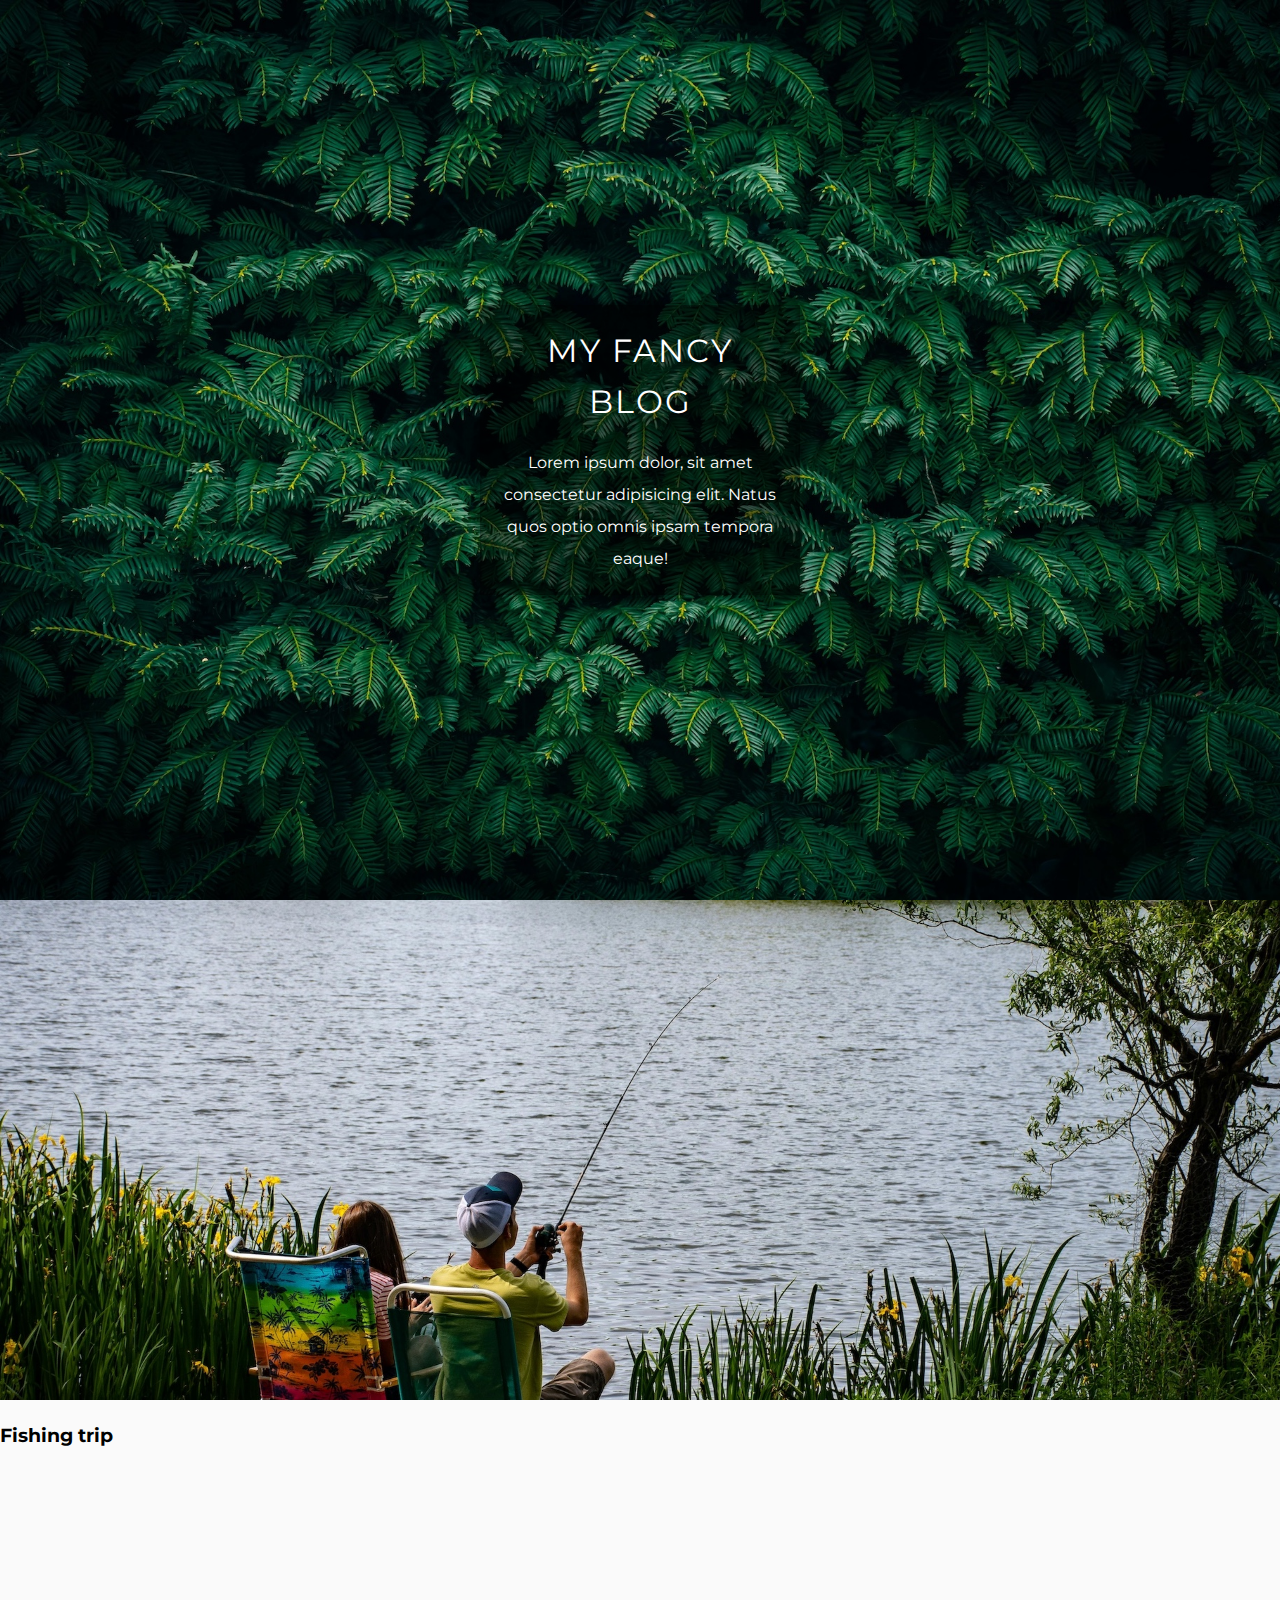
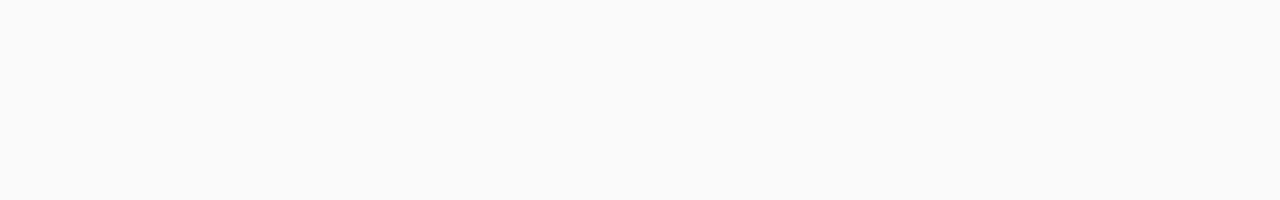
<file: blog/index.html>
<!DOCTYPE html>
<html lang="en">
<head>
    <meta charset="UTF-8">
    <meta name="viewport" content="width=device-width, initial-scale=1.0">
    <title>My Fancy Blog</title>
    
    <link rel="preconnect" href="https://fonts.googleapis.com">
    <link rel="preconnect" href="https://fonts.gstatic.com" crossorigin>
    <link href="https://fonts.googleapis.com/css2?family=Montserrat:ital,wght@0,100..900;1,100..900&display=swap" rel="stylesheet">
    
    <!-- links the css file to this page -->
    <link rel="stylesheet" href="style.css">
    
</head>
<body>
    
    <!-- WEBSITE INTRO -->
    <header class="intro">
        <div class="intro-container">
            <h1>My Fancy Blog</h1>
            <p>Lorem ipsum dolor, sit amet consectetur adipisicing elit. Natus quos optio omnis ipsam tempora eaque!</p>
        </div>
    </header>
    
    <!-- CARD -->
    <a href="#" class="card">
        <div class="card-image">
            <img src="images/fishing.jpg" alt="fishing">
        </div>
        <h2>Fishing trip</h2>
    </a>
    
</body>
</html>
</file>
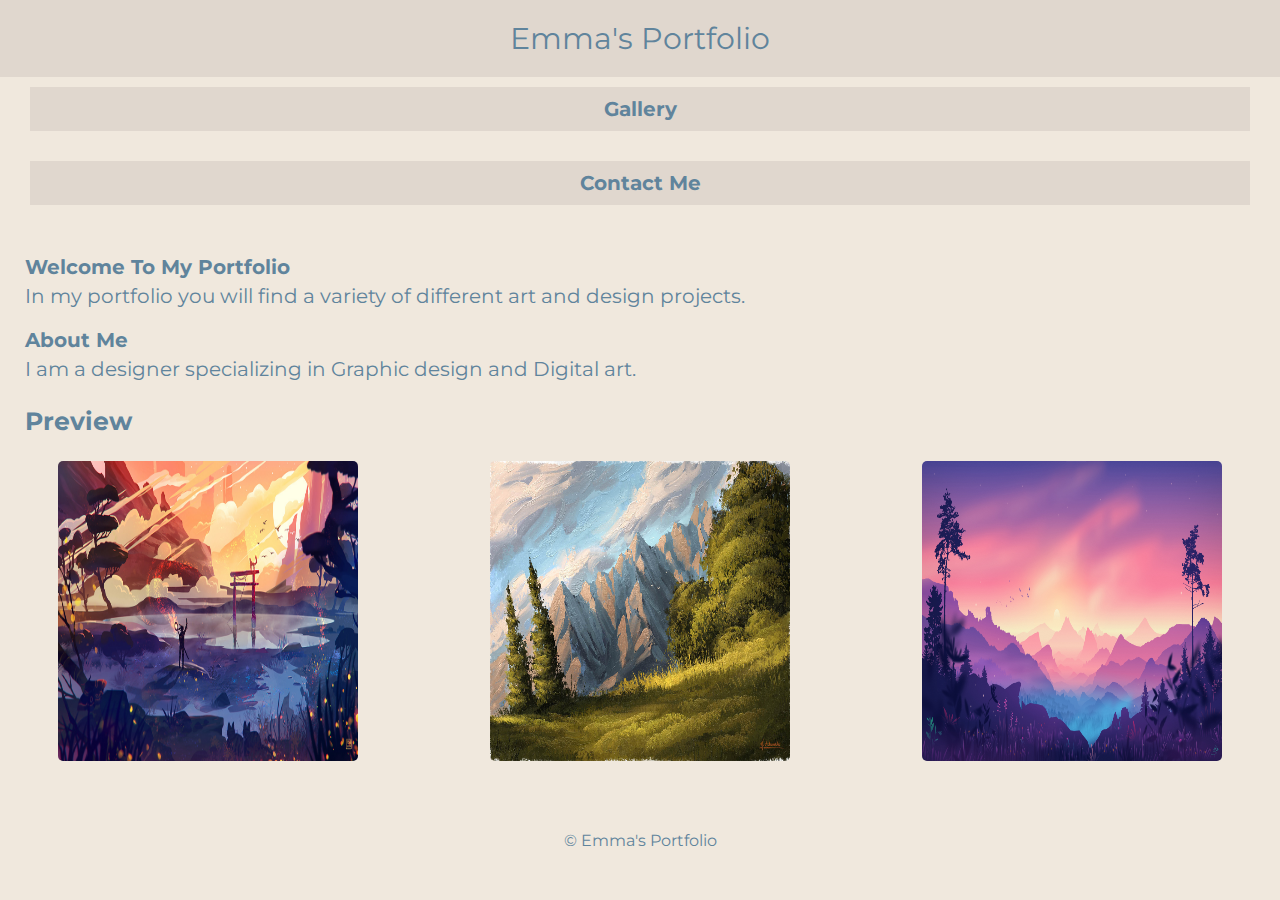
<file: Portfolio/index.html>
<!-- Home Page (index.html) -->
<!DOCTYPE html>
<html lang="en">
<head>
    <meta charset="UTF-8">
    <meta name="viewport" content="width=device-width, initial-scale=1.0">
    <title>Home - Emma's Portfolio</title>
    <link rel="preconnect" href="https://fonts.googleapis.com">
    <link rel="preconnect" href="https://fonts.gstatic.com" crossorigin>
    <link href="https://fonts.googleapis.com/css2?family=Montserrat:ital,wght@0,100..900;1,100..900&display=swap" rel="stylesheet">
<link href="https://fonts.googleapis.com/css2?family=Montserrat:ital,wght@0,100..900;1,100..900&display=swap" rel="stylesheet">

    <link rel="stylesheet" href="portfolio.css">
</head>
<body>
    <!--NAVIGATION SECTION-->
    <nav class="navbar">
        <a href="index.html" class="navbar-brand">
            Emma's Portfolio
        </a>
    </nav>

    <div class="buttons">
       
        <a href="gallery.html" class="btn">Gallery</a>
        <a href="contactpage.html" class="btn">Contact Me</a>
      
    </div>
    <section class="home">
        <h2>Welcome To My Portfolio</h2>
        <p>In my portfolio you will find a variety of different art and design projects.</p>
        <h2>About Me</h2>
        <p>I am  a designer specializing in Graphic design and Digital art. </p>
    </section>
    <section class="gallery">
        <h2>Preview</h2>
        <div class="gallery-container">
            <img src="images/img1.jpg" alt="Artwork 1">
            <img src="images/img2.jpg" alt="Artwork 2">
            <img src="images/img3.jpg" alt="Artwork 3">
        </div>
    </section>
</body>
<footer class="website-footer">
    <div class="container">
        <p class="summary">
            &copy; Emma's Portfolio
        </p>
    </div>
</footer>
</html>
</file>
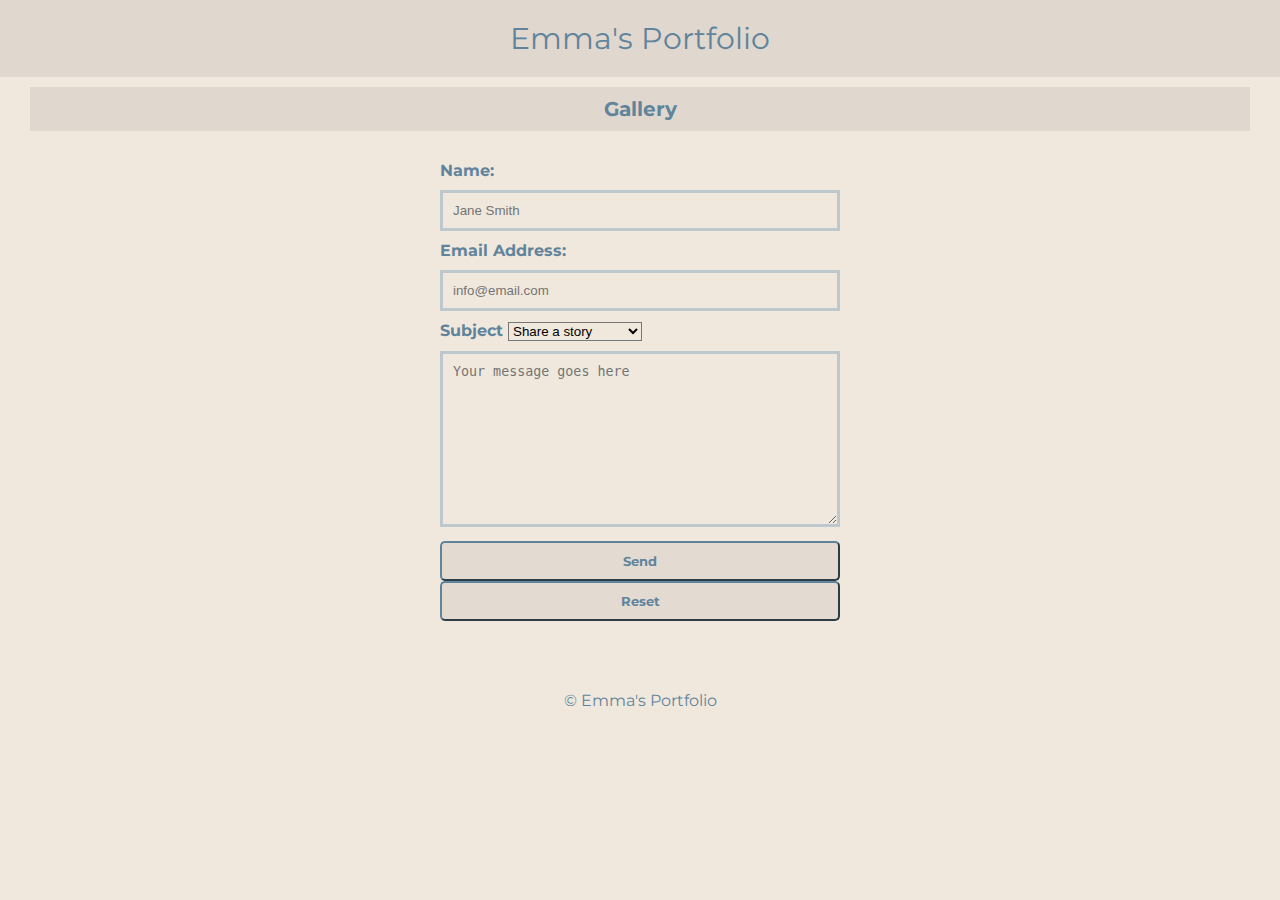
<file: Portfolio/contactpage.html>
<!DOCTYPE html>
<html lang="en">
<head>
    <meta charset="UTF-8">
    <meta name="viewport" content="width=device-width, initial-scale=1.0">
    <title>Contact - Emma's Portfolio </title>
    
    <link rel="preconnect" href="https://fonts.googleapis.com">
    <link rel="preconnect" href="https://fonts.gstatic.com" crossorigin>
    <link href="https://fonts.googleapis.com/css2?family=Montserrat:ital,wght@0,100..900;1,100..900&display=swap" rel="stylesheet">
<link href="https://fonts.googleapis.com/css2?family=Montserrat:ital,wght@0,100..900;1,100..900&display=swap" rel="stylesheet">
    <!-- links the css file to this page -->
    <link rel="stylesheet" href="portfolio.css">
</head>
<body>
    
    <nav class="navbar">
        <a href="index.html" class="navbar-brand">
            Emma's Portfolio
        </a>
    </nav>

    <div class="buttons">
       
        <a href="gallery.html" class="btn">Gallery</a>
        
      
    </div>

    <!-- WEBSITE INTRO -->
   
    <!-- WEBSITE CONTAINER -->
    <div class="container">
        
        <!-- UNIQUE PAGE CONTENT -->
        <main class="main-content">
            
            

<!--
Froms need a secondary language to work (PHP, Python, .NET). It is not possible to send a contact form with plain HTML.
Instead, we'll use the email client.
-->
<form action="mailto:info@website.com" method="post" enctype="text/plain">
    <!--
     All types of user input require a name and ID attribute that are unique to the page.
     label for= links with input id= 
     -->
    <div class="form-element">
        <label for="name">Name:</label>
        <input type="text" name="name" id="name" placeholder="Jane Smith" required>
    </div>
    
    <div class="form-element">
        <label for="email">Email Address:</label>
        <input type="email" name="email" id="email" placeholder="info@email.com" required>
    </div>
    <div class="form-element">
        <label for="subject">Subject</label>
        <select name="subject" id="subject">
            <option value="Share a story">Share a story</option>
            <option value="Send me feedback">Send me feedback</option>
        </select>
    </div>
    <div class="form-element">
        <textarea name="message" id="message" rows="10" cols="50" placeholder="Your message goes here" minlength="20"></textarea>
    </div>
<!--
    The two functional buttons for a form are submit and reset. 
-->
    <div class="form-element">
        <button type="submit">Send</button> 
        <button type="reset">Reset</button>
    </div>
</form> 
            </section>
            
        </main>
        
    </div>
    
    <!-- FOOTER -->
    <footer class="website-footer">
        
        <div class="container">
            
          
          
            
            <p class="copyright">
                &copy; Emma's Portfolio
            </p>
            
        </div>
        
    </footer>
    
</body>
</html>
</file>
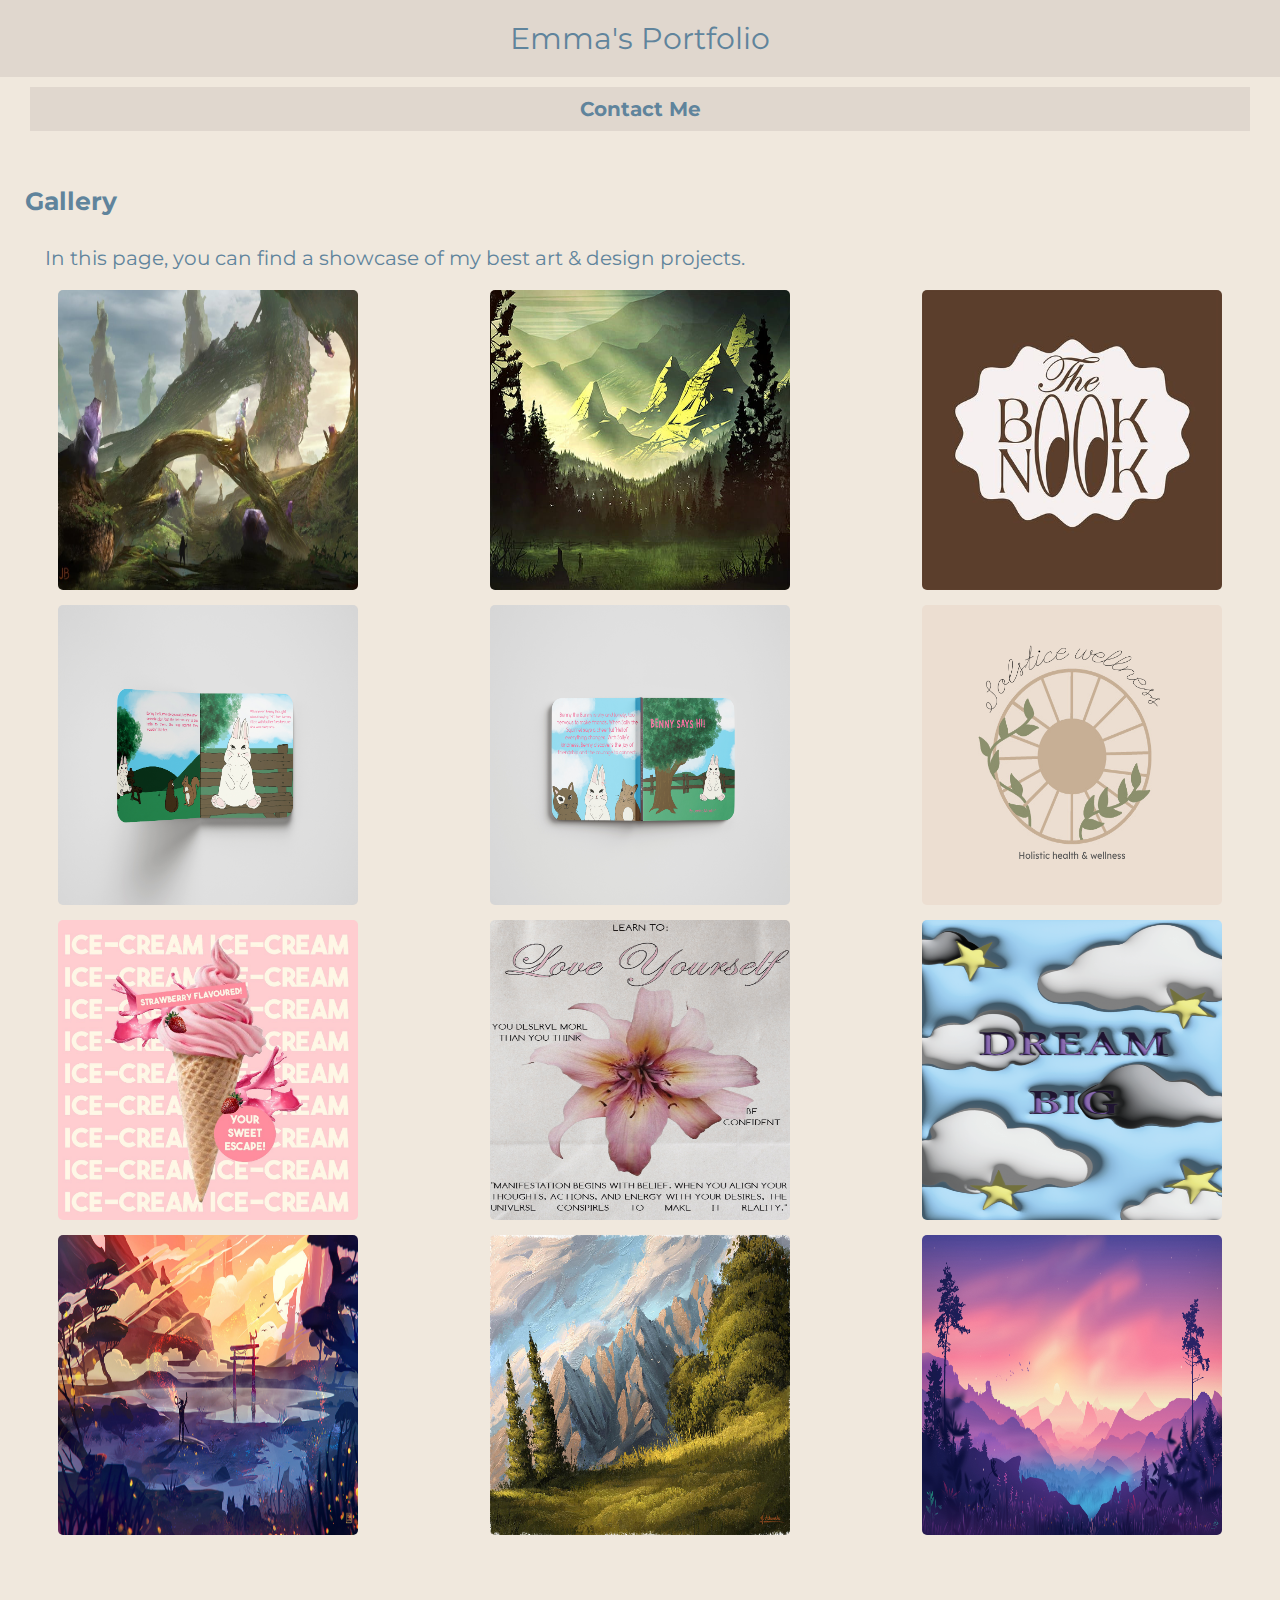
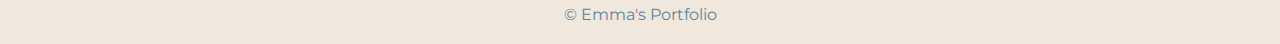
<file: Portfolio/gallery.html>
<!DOCTYPE html>
<html lang="en">
<head>
    <meta charset="UTF-8">
    <meta name="viewport" content="width=device-width, initial-scale=1.0">
    <title>Gallery - Emma's Portfolio</title>
    <link rel="preconnect" href="https://fonts.googleapis.com">
    <link rel="preconnect" href="https://fonts.gstatic.com" crossorigin>
    <link href="https://fonts.googleapis.com/css2?family=Montserrat:ital,wght@0,100..900;1,100..900&display=swap" rel="stylesheet">
<link href="https://fonts.googleapis.com/css2?family=Montserrat:ital,wght@0,100..900;1,100..900&display=swap" rel="stylesheet">
    <link rel="stylesheet" href="portfolio.css">
</head>
<body>
    
    <nav class="navbar">
        <a href="index.html" class="navbar-brand">
            Emma's Portfolio
        </a>
    </nav>

    <div class="buttons">
       
      
        <a href="contactpage.html" class="btn">Contact Me</a>
      
    </div>
    <section class="gallery">
        <h2>Gallery</h2>
        <p>In this page, you can find a showcase of my best art & design projects.</p>

        <div class="gallery-container">
            <img src="images/img6.jpg" alt="Artwork 1">
            <img src="images/img5.jpg" alt="Artwork 2">
            <img src="images/logo1.jpg" alt="Artwork 3">
            <img src="images/Childrens_Book_Mockup_3.jpg" alt="Artwork 4">
            <img src="images/Childrens_Book_Mockup_6.jpg" alt="Artwork 5">
            <img src="images/Solstice.png" alt="Artwork 6">
            <img src="images/strawberry.jpg" alt="Artwork 7">
            <img src="images/love yourself.jpg" alt="Artwork 8">
            <img src="images/Screenshot 2023-09-30 232443.png" alt="Artwork 9">
            <img src="images/img1.jpg" alt="Artwork  10">
            <img src="images/img2.jpg" alt="Artwork  11">
            <img src="images/img3.jpg" alt="Artwork  12">
        </div>
    </section>
</body>
<footer>
    <p>&copy; Emma's Portfolio</p>
</footer>
</html>
</file>
<file: Portfolio/portfolio.css>
* { /* ALL ELEMENTS */
    margin: 0;
    padding: 0;
    box-sizing: border-box;
    background-color: #F0E8DD;
    text-colour: #60849C;
    }
    .body {
    background-color: #F0E8DD;
    font-family: Montserrat, Arial, sans-serif;
    line-height: 1.6;
    min-height: 200vh;
    text-align: center;
    margin: 0;
    padding: 0;
    background-color: #F0E8DD;
    }
    .navbar-brand {
    font-family: Montserrat, Arial, sans-serif;
    background-color: #E0D7CE;
    color: #60849C; 
    text-align: center;
    padding: 20px 20px 20px 20px;
    margin: auto;
    text-decoration: none;
    font-size: 30px;
    }
    
    .navbar a{
        display: block;
    }

    .back-btn {
     font-family: Montserrat, Arial, sans-serif;
     color: #ffffff;
     text-decoration: none;
     font-weight: bold;
     padding: 0;
     }
    .gallery-container { 
        display: flex; 
        justify-content: center; 
        gap: 15px; 
    }
    .gallery-container img { 
        width: 200px; 
        border-radius: 10px; 
    }
    form { 
        display: flex; 
        flex-direction: column; 
        max-width: 400px; 
        margin: auto; 
    }
    input, textarea { 
        margin: 10px 0; 
        padding: 10px; 
        width: 100%; 
        border: 1px solid #ccc; 
    }
    .btn { 
        padding: 10px 20px; 
        background: #E0D7CE; 
        color: #60849C;
        font-weight: bold; 
        font-family: montserrat, arial, sans-serif;
        text-decoration: none; 
        font-size: 20px;
        margin: 30px; 
        margin-top: 10px;
        display: flex; 
        justify-content: center;
        cursor: pointer; 
    }
    .gallery {
    margin: auto; 
    justify-content: center;
    }
    .home h2{
        font-family: Montserrat, Arial, sans-serif;
        font-weight: bold;
        font-size: 20px;
        padding-top: 20px;
        margin-left: 25px;
        color: #60849C;
    }
    .home p{
        margin-left: 25px;
        font-size: 20px;
        font-family: Montserrat, arial, sans-serif;
        padding-top: 5px;
        color: #60849C;
    }
    .gallery h2{
        padding-top: 30px;
        font-family: montserrat, arial, sans-serif;
        font-size: 20px;
        display: flex; 
        justify-content: center;
        padding-bottom:30px;
        color: #60849C;
    }
   
    .gallery-header-class {
        font-family: Montserrat, arial, sans-serif;
        font-size: 20px;
    }
    .div class form-element {
        font-family: montserrat, arial, sans-serif
    }
    .section h2 {
        color: #60849C;
    }

    .gallery h2 {
        justify-content: left;
        padding: 25px;
        font-size: 25px;
    }
    .gallery p {
        justify-content: left;
        padding: 20px;
        font-family: montserrat, arial, sans-serif;
        color: #60849C;
      margin-left: 25px;
        padding-top: 5px;
        font-size: 20px;
    }


/* style the form container */ 
.form-element {
    max-width: 400px;
    display: block;
    font-weight: bold;
    font-family: montserrat, arial, sans-serif;
}
.form-element label {
    font-weight: bold;
    font-family: montserrat, arial, sans-serif;
    color: #60849C;
  
}

.form-element input,
.form-element textarea {
    width: 100%;
    padding: 10px;
    border: 3px solid #BDC8CE;
}
.form-element button {
width: 100%;
background-color: #E3DAD1;
padding: 10px;
cursor: pointer;
border-radius: 5px;
border-color: #60849C;
font-family: montserrat, arial, sans-serif;
font-weight: bold;
color: #60849C;
}
.form-element button:hover {
    background-color: #60849C;
    color: #BDC8CE;
}
.gallery-container {
    display: grid;
    grid-template-columns: repeat(3, 1fr);
    gap: 15px;
    justify-items: center;
}
.gallery-container img {
    width: 100%;
max-width: 300px;
border-radius: 5px;
aspect-ratio: 1 / 1;
}



    footer {
        color: #60849C;
        text-align: center;
    padding: 20px;
    position: relative;
    width: 100%;
    font-family: montserrat, arial, sans-serif;
    padding-top: 70px;
    }
</file>
<file: blog/style.css>
/*********************** CSS RESET ***********************/
* { /* ALL ELEMENTS */
    margin: 0;
    padding: 0;
    box-sizing: border-box;
    }


    /*********************** GENERIC ELEMENTS ***********************/
    body{
        background-color: #fafafa;

        font-family: Montserrat, Arial, sans-serif;
        line-height: 1.6;
        min-height: 200vh;

    }

    /*********************** INTRO ***********************/
    .intro{
        background-image: url(images/leaves.jpg);

        background-size: cover;
        background-position: center;
        background-attachment: fixed;
        height: 100vh; /* viewport/window height*/
        width: 100vw; /* viewport/window height*/

        display: flex;
    }

    .intro-container{
        background-color: rgba(0, 0, 0, 0.5);
        color: #fff;

box-shadow: 0 0 10px rgba(0, 0, 0, 0.5);

        width: 25%;
        padding: 20px;

        text-align: center;
        margin: auto;
    }

    .intro h1{
        text-transform: uppercase;
        font-weight: normal;

        letter-spacing: 2px;
        margin-bottom: 20px;
    }

    .intro p {
        line-height: 2;
    }


    /*********************** CARD ***********************/

    .card{
        display: block;

        color: #000;
        text-decoration: none;

    }

    .card-image{
        height: 500px;

        overflow: hidden; /* crops the extra content*/

    }

    .card img{
        display: block;

        width: 100%;
        height: 100%;
        object-fit: cover;
transition-property: transform;
transition-duration: 1s;
    }

    .card h2{
        margin-top: 20px;
        margin-bottom: 50px;

        font-size: 1.2em; /* 120% of the font size */

    }

    .card:hover img{
        transform: scale(1.2);
        transition-duration: 10s;
        transition-timing-function: linear; 
    }
</file>
